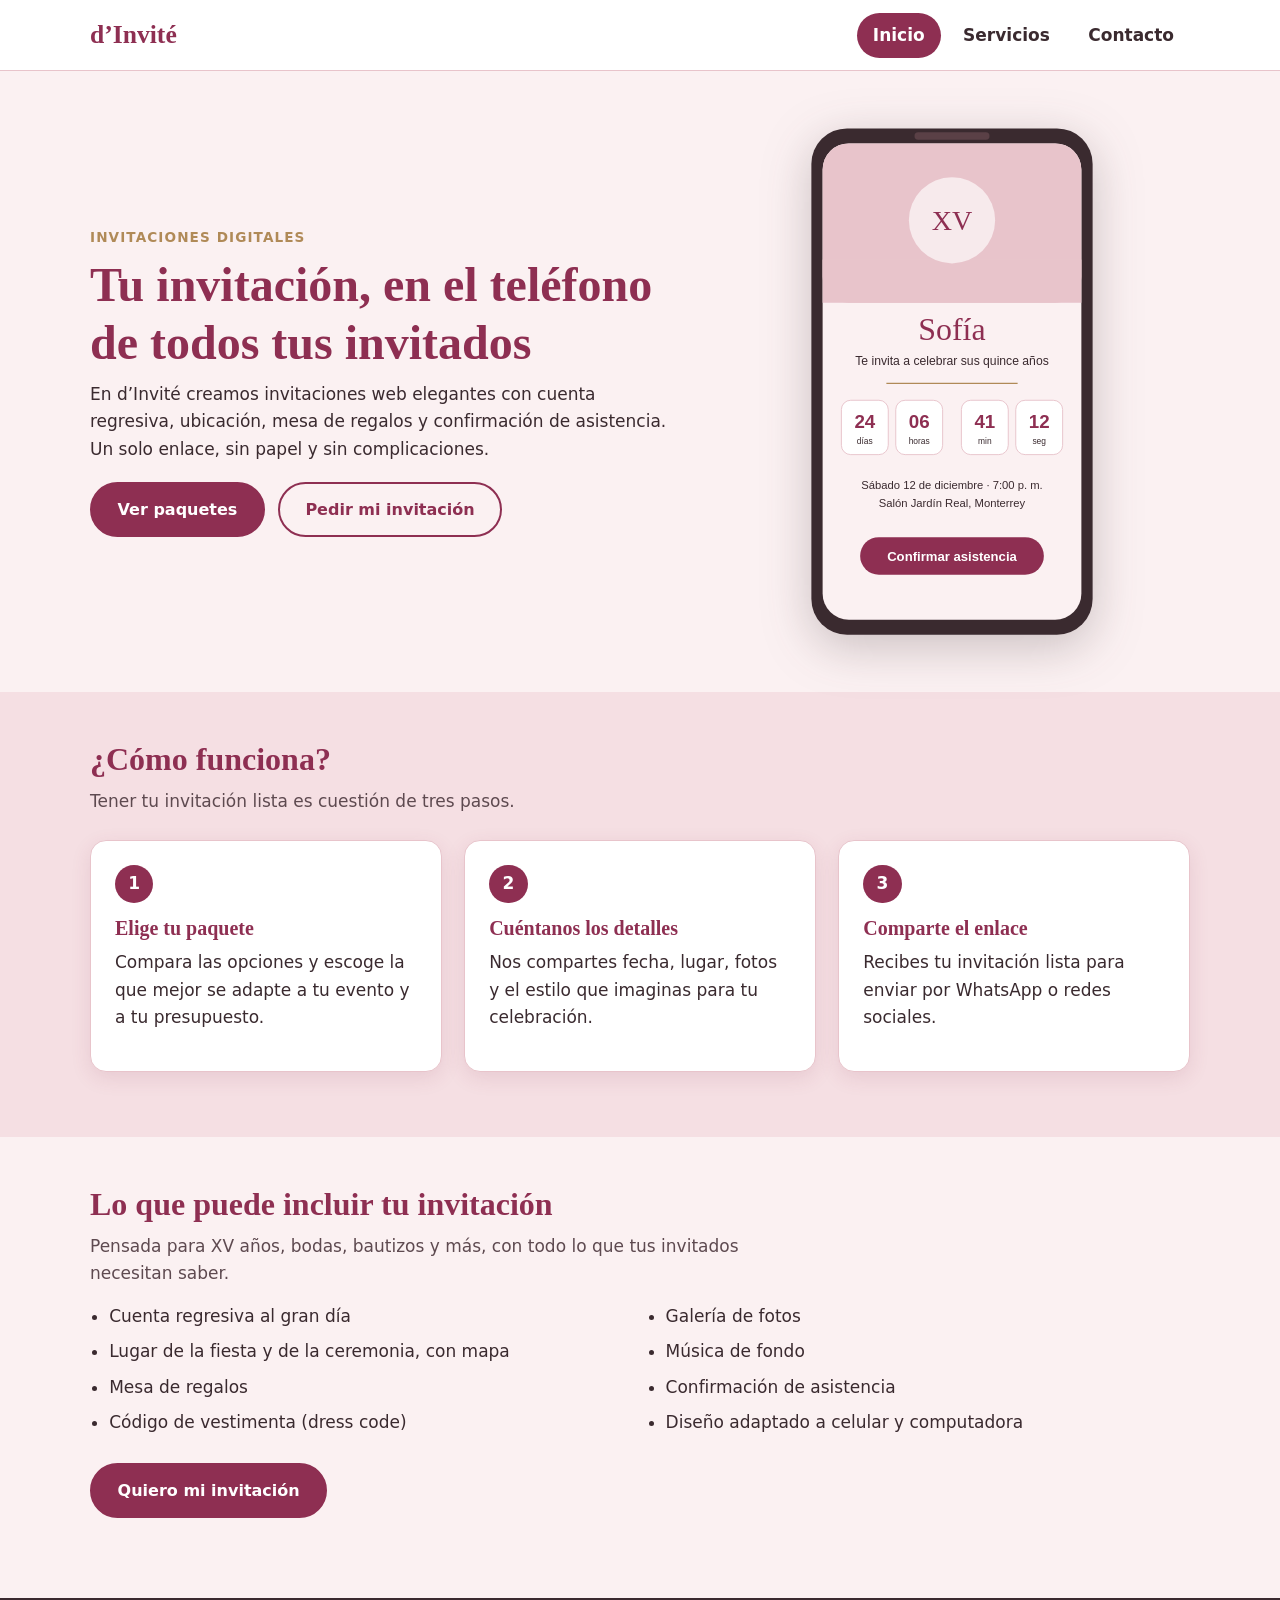
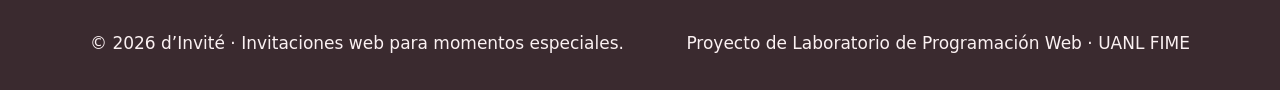
<file: index.html>
<!DOCTYPE html>
<html lang="es">
<head>
  <meta charset="utf-8">
  <meta name="viewport" content="width=device-width, initial-scale=1">
  <title>d’Invité | Invitaciones web para tus eventos</title>
  <meta name="description" content="d’Invité crea invitaciones digitales elegantes con cuenta regresiva, ubicación, mesa de regalos y confirmación de asistencia.">
  <meta name="theme-color" content="#8e2f52">
  <link rel="icon" href="assets/favicon.svg" type="image/svg+xml">
  <link rel="stylesheet" href="css/styles.css">
</head>
<body>
  <a class="skip-link" href="#contenido">Saltar al contenido principal</a>

  <header class="site-header">
    <div class="container">
      <a class="brand" href="index.html" aria-label="d’Invité, ir al inicio">d’Invité</a>
      <nav aria-label="Navegación principal">
        <ul class="nav-list">
          <li><a href="index.html" aria-current="page">Inicio</a></li>
          <li><a href="servicios.html">Servicios</a></li>
          <li><a href="contacto.html">Contacto</a></li>
        </ul>
      </nav>
    </div>
  </header>

  <main id="contenido">
    <section class="hero" aria-labelledby="titulo-hero">
      <div class="container">
        <div>
          <p class="hero-eyebrow">Invitaciones digitales</p>
          <h1 id="titulo-hero">Tu invitación, en el teléfono de todos tus invitados</h1>
          <p>En d’Invité creamos invitaciones web elegantes con cuenta regresiva, ubicación, mesa de regalos y confirmación de asistencia. Un solo enlace, sin papel y sin complicaciones.</p>
          <div class="actions">
            <a class="btn btn-primary" href="servicios.html">Ver paquetes</a>
            <a class="btn btn-outline" href="contacto.html">Pedir mi invitación</a>
          </div>
        </div>
        <img src="assets/hero-invitacion.svg" width="320" height="560" alt="Teléfono mostrando una invitación digital de XV años en tonos rosa, con cuenta regresiva y botón para confirmar asistencia.">
      </div>
    </section>

    <section class="section-alt" aria-labelledby="titulo-pasos">
      <div class="container">
        <h2 id="titulo-pasos">¿Cómo funciona?</h2>
        <p class="section-intro">Tener tu invitación lista es cuestión de tres pasos.</p>
        <ol class="cards">
          <li class="card">
            <span class="step" aria-hidden="true">1</span>
            <h3>Elige tu paquete</h3>
            <p>Compara las opciones y escoge la que mejor se adapte a tu evento y a tu presupuesto.</p>
          </li>
          <li class="card">
            <span class="step" aria-hidden="true">2</span>
            <h3>Cuéntanos los detalles</h3>
            <p>Nos compartes fecha, lugar, fotos y el estilo que imaginas para tu celebración.</p>
          </li>
          <li class="card">
            <span class="step" aria-hidden="true">3</span>
            <h3>Comparte el enlace</h3>
            <p>Recibes tu invitación lista para enviar por WhatsApp o redes sociales.</p>
          </li>
        </ol>
      </div>
    </section>

    <section aria-labelledby="titulo-incluye">
      <div class="container">
        <h2 id="titulo-incluye">Lo que puede incluir tu invitación</h2>
        <p class="section-intro">Pensada para XV años, bodas, bautizos y más, con todo lo que tus invitados necesitan saber.</p>
        <ul class="features">
          <li>Cuenta regresiva al gran día</li>
          <li>Lugar de la fiesta y de la ceremonia, con mapa</li>
          <li>Mesa de regalos</li>
          <li>Código de vestimenta (dress code)</li>
          <li>Galería de fotos</li>
          <li>Música de fondo</li>
          <li>Confirmación de asistencia</li>
          <li>Diseño adaptado a celular y computadora</li>
        </ul>
        <div class="actions">
          <a class="btn btn-primary" href="contacto.html">Quiero mi invitación</a>
        </div>
      </div>
    </section>
  </main>

  <footer class="site-footer">
    <div class="container">
      <p>© 2026 d’Invité · Invitaciones web para momentos especiales.</p>
      <p>Proyecto de Laboratorio de Programación Web · UANL FIME</p>
    </div>
  </footer>
</body>
</html>
</file>
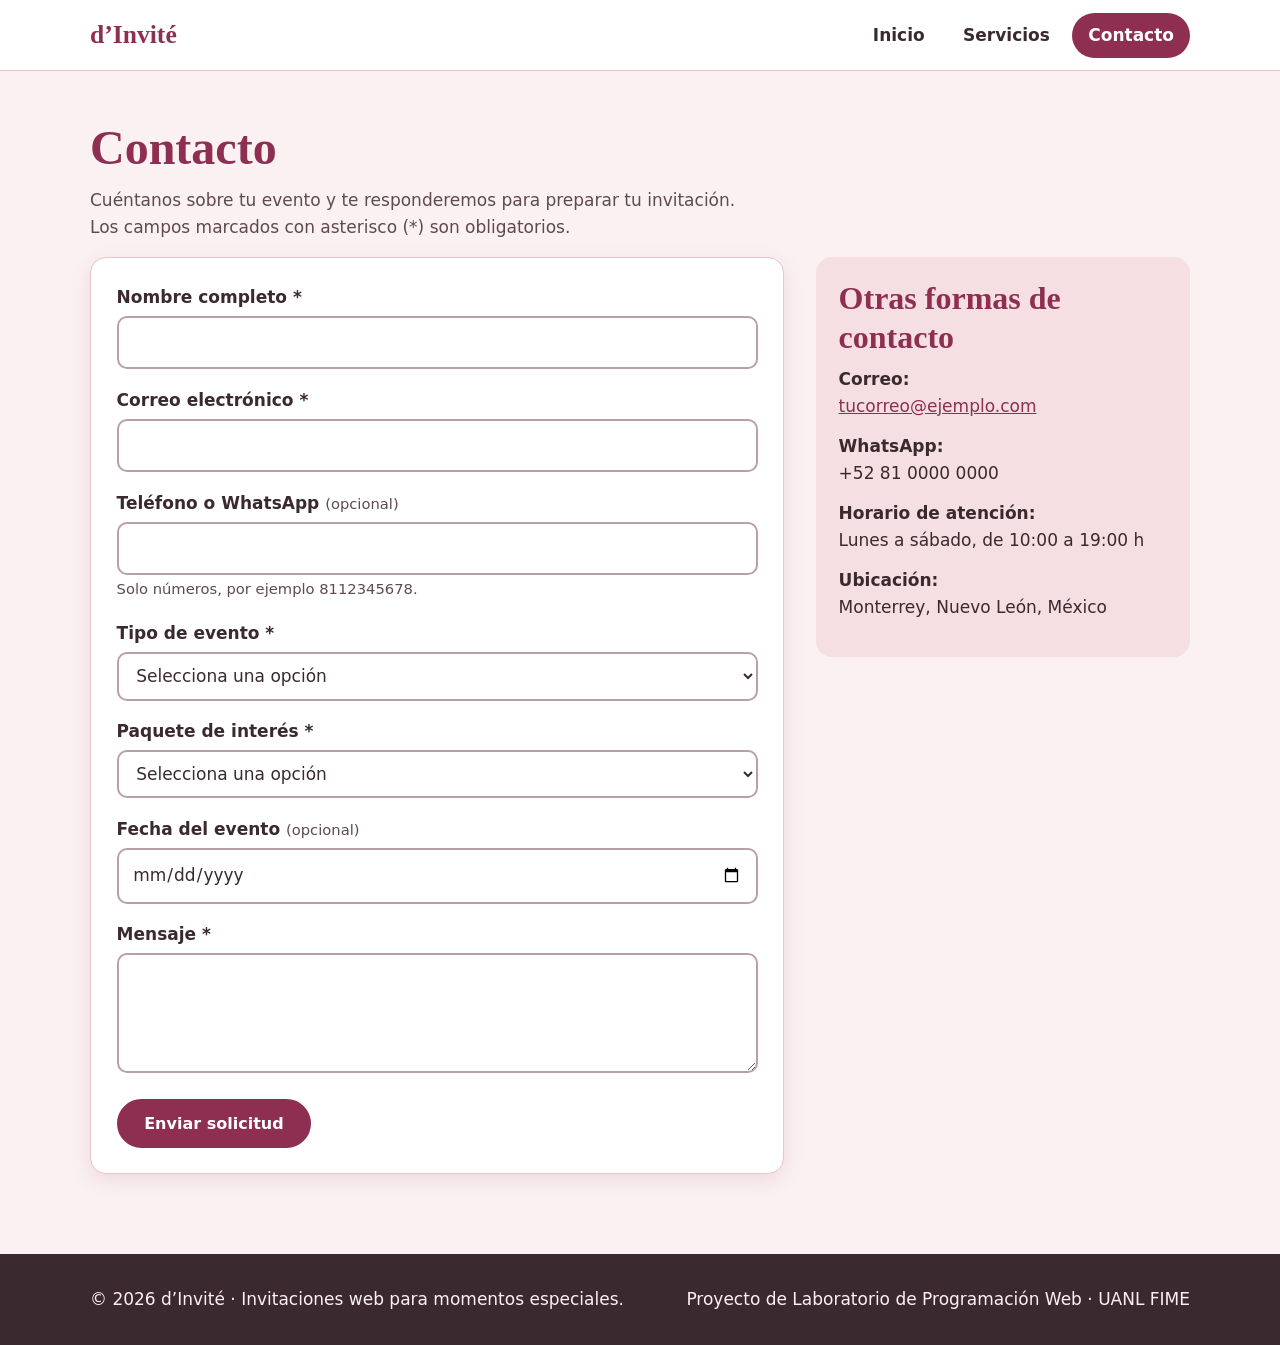
<file: contacto.html>
<!DOCTYPE html>
<html lang="es">
<head>
  <meta charset="utf-8">
  <meta name="viewport" content="width=device-width, initial-scale=1">
  <title>Contacto | d’Invité</title>
  <meta name="description" content="Solicita tu invitación web: cuéntanos sobre tu evento y elige el paquete de d’Invité que más te convenga.">
  <meta name="theme-color" content="#8e2f52">
  <link rel="icon" href="assets/favicon.svg" type="image/svg+xml">
  <link rel="stylesheet" href="css/styles.css">
</head>
<body>
  <a class="skip-link" href="#contenido">Saltar al contenido principal</a>

  <header class="site-header">
    <div class="container">
      <a class="brand" href="index.html" aria-label="d’Invité, ir al inicio">d’Invité</a>
      <nav aria-label="Navegación principal">
        <ul class="nav-list">
          <li><a href="index.html">Inicio</a></li>
          <li><a href="servicios.html">Servicios</a></li>
          <li><a href="contacto.html" aria-current="page">Contacto</a></li>
        </ul>
      </nav>
    </div>
  </header>

  <main id="contenido">
    <section aria-labelledby="titulo-contacto">
      <div class="container">
        <h1 id="titulo-contacto">Contacto</h1>
        <p class="section-intro">Cuéntanos sobre tu evento y te responderemos para preparar tu invitación. Los campos marcados con asterisco (*) son obligatorios.</p>

        <div class="contact-layout">
          <form action="mailto:tucorreo@ejemplo.com" method="post" enctype="text/plain">
            <div class="field">
              <label for="nombre">Nombre completo *</label>
              <input type="text" id="nombre" name="nombre" autocomplete="name" required>
            </div>
            <div class="field">
              <label for="correo">Correo electrónico *</label>
              <input type="email" id="correo" name="correo" autocomplete="email" required>
            </div>
            <div class="field">
              <label for="telefono">Teléfono o WhatsApp <span class="hint">(opcional)</span></label>
              <input type="tel" id="telefono" name="telefono" autocomplete="tel" aria-describedby="ayuda-tel">
              <span id="ayuda-tel" class="hint">Solo números, por ejemplo 8112345678.</span>
            </div>
            <div class="field">
              <label for="evento">Tipo de evento *</label>
              <select id="evento" name="evento" required>
                <option value="">Selecciona una opción</option>
                <option>XV años</option>
                <option>Boda</option>
                <option>Bautizo</option>
                <option>Cumpleaños</option>
                <option>Otro</option>
              </select>
            </div>
            <div class="field">
              <label for="paquete">Paquete de interés *</label>
              <select id="paquete" name="paquete" required>
                <option value="">Selecciona una opción</option>
                <option>Básico ($299)</option>
                <option>Completo ($549)</option>
                <option>Premium ($899)</option>
                <option>Aún no lo sé</option>
              </select>
            </div>
            <div class="field">
              <label for="fecha">Fecha del evento <span class="hint">(opcional)</span></label>
              <input type="date" id="fecha" name="fecha">
            </div>
            <div class="field">
              <label for="mensaje">Mensaje *</label>
              <textarea id="mensaje" name="mensaje" required></textarea>
            </div>
            <button class="btn btn-primary" type="submit">Enviar solicitud</button>
          </form>

          <aside class="aside-box" aria-labelledby="titulo-datos">
            <h2 id="titulo-datos">Otras formas de contacto</h2>
            <ul>
              <li><strong>Correo:</strong><br><a href="mailto:tucorreo@ejemplo.com">tucorreo@ejemplo.com</a></li>
              <li><strong>WhatsApp:</strong><br>+52 81 0000 0000</li>
              <li><strong>Horario de atención:</strong><br>Lunes a sábado, de 10:00 a 19:00 h</li>
              <li><strong>Ubicación:</strong><br>Monterrey, Nuevo León, México</li>
            </ul>
          </aside>
        </div>
      </div>
    </section>
  </main>

  <footer class="site-footer">
    <div class="container">
      <p>© 2026 d’Invité · Invitaciones web para momentos especiales.</p>
      <p>Proyecto de Laboratorio de Programación Web · UANL FIME</p>
    </div>
  </footer>
</body>
</html>
</file>
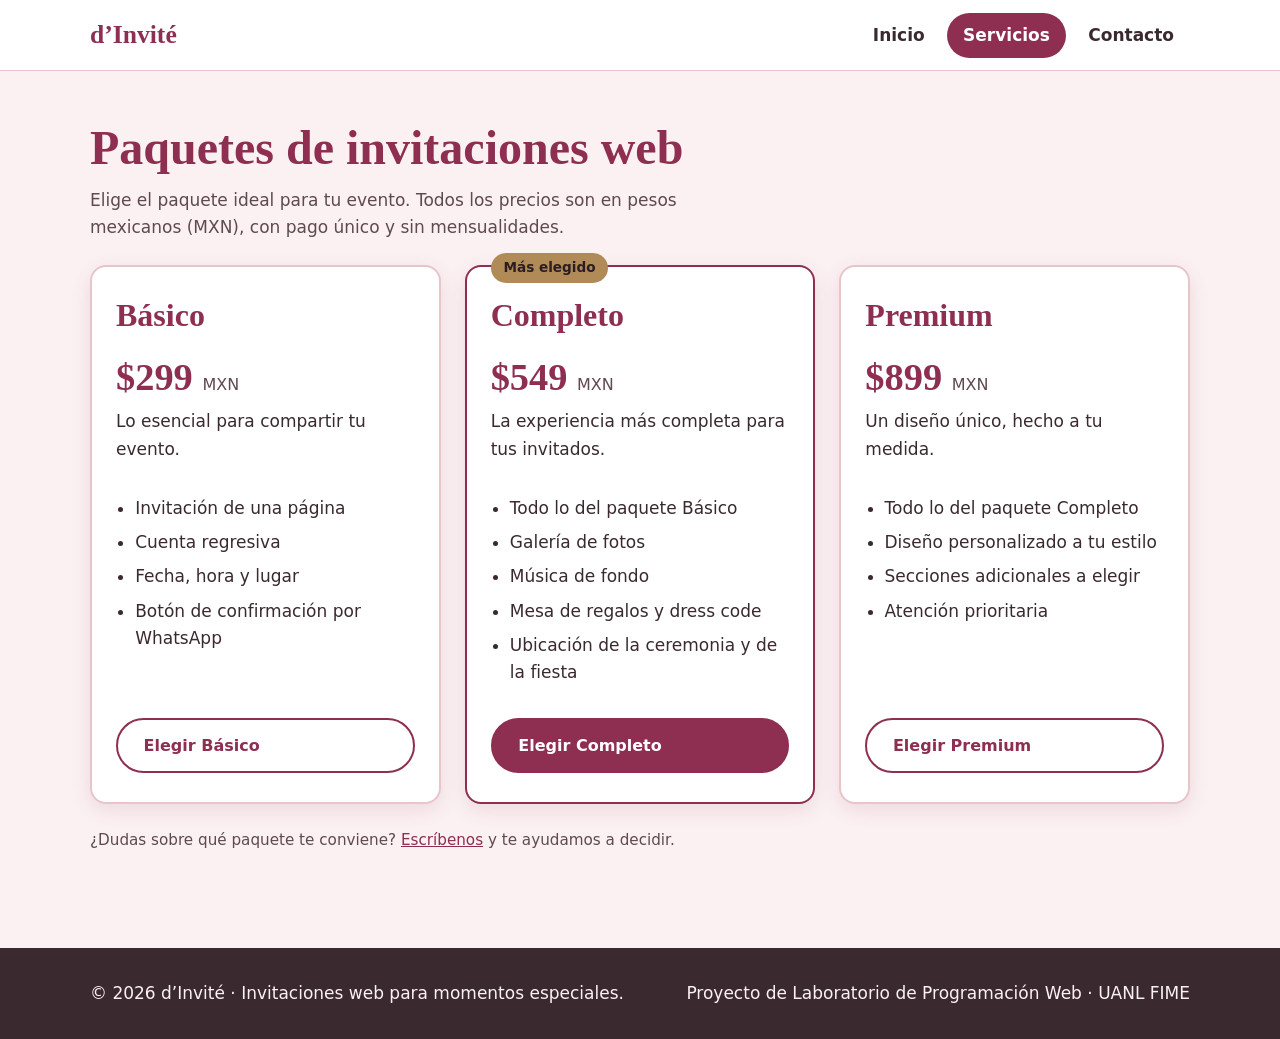
<file: servicios.html>
<!DOCTYPE html>
<html lang="es">
<head>
  <meta charset="utf-8">
  <meta name="viewport" content="width=device-width, initial-scale=1">
  <title>Servicios y paquetes | d’Invité</title>
  <meta name="description" content="Conoce los paquetes Básico, Completo y Premium de invitaciones web de d’Invité, con pago único y sin mensualidades.">
  <meta name="theme-color" content="#8e2f52">
  <link rel="icon" href="assets/favicon.svg" type="image/svg+xml">
  <link rel="stylesheet" href="css/styles.css">
</head>
<body>
  <a class="skip-link" href="#contenido">Saltar al contenido principal</a>

  <header class="site-header">
    <div class="container">
      <a class="brand" href="index.html" aria-label="d’Invité, ir al inicio">d’Invité</a>
      <nav aria-label="Navegación principal">
        <ul class="nav-list">
          <li><a href="index.html">Inicio</a></li>
          <li><a href="servicios.html" aria-current="page">Servicios</a></li>
          <li><a href="contacto.html">Contacto</a></li>
        </ul>
      </nav>
    </div>
  </header>

  <main id="contenido">
    <section aria-labelledby="titulo-servicios">
      <div class="container">
        <h1 id="titulo-servicios">Paquetes de invitaciones web</h1>
        <p class="section-intro">Elige el paquete ideal para tu evento. Todos los precios son en pesos mexicanos (MXN), con pago único y sin mensualidades.</p>

        <div class="pricing">
          <article class="package" aria-labelledby="pq-basico">
            <h2 id="pq-basico">Básico</h2>
            <p class="price">$299 <small>MXN</small></p>
            <p>Lo esencial para compartir tu evento.</p>
            <ul>
              <li>Invitación de una página</li>
              <li>Cuenta regresiva</li>
              <li>Fecha, hora y lugar</li>
              <li>Botón de confirmación por WhatsApp</li>
            </ul>
            <a class="btn btn-outline" href="contacto.html">Elegir Básico</a>
          </article>

          <article class="package featured" aria-labelledby="pq-completo">
            <span class="badge">Más elegido</span>
            <h2 id="pq-completo">Completo</h2>
            <p class="price">$549 <small>MXN</small></p>
            <p>La experiencia más completa para tus invitados.</p>
            <ul>
              <li>Todo lo del paquete Básico</li>
              <li>Galería de fotos</li>
              <li>Música de fondo</li>
              <li>Mesa de regalos y dress code</li>
              <li>Ubicación de la ceremonia y de la fiesta</li>
            </ul>
            <a class="btn btn-primary" href="contacto.html">Elegir Completo</a>
          </article>

          <article class="package" aria-labelledby="pq-premium">
            <h2 id="pq-premium">Premium</h2>
            <p class="price">$899 <small>MXN</small></p>
            <p>Un diseño único, hecho a tu medida.</p>
            <ul>
              <li>Todo lo del paquete Completo</li>
              <li>Diseño personalizado a tu estilo</li>
              <li>Secciones adicionales a elegir</li>
              <li>Atención prioritaria</li>
            </ul>
            <a class="btn btn-outline" href="contacto.html">Elegir Premium</a>
          </article>
        </div>

        <p class="note">¿Dudas sobre qué paquete te conviene? <a href="contacto.html">Escríbenos</a> y te ayudamos a decidir.</p>
      </div>
    </section>
  </main>

  <footer class="site-footer">
    <div class="container">
      <p>© 2026 d’Invité · Invitaciones web para momentos especiales.</p>
      <p>Proyecto de Laboratorio de Programación Web · UANL FIME</p>
    </div>
  </footer>
</body>
</html>
</file>
<file: css/styles.css>
/* d’Invité — Actividad 2, Laboratorio de Programación Web */
:root {
  --bg: #fbf1f2;
  --surface: #ffffff;
  --rose: #e8c4cb;
  --rose-soft: #f5dfe3;
  --deep: #8e2f52;      /* contraste 7:1 con blanco */
  --deep-dark: #6f2341;
  --text: #3a2a2f;      /* contraste alto sobre --bg */
  --muted: #5e4a50;
  --gold: #b08a57;
  --radius: 16px;
  --shadow: 0 6px 20px rgba(142, 47, 82, .12);
  --max: 1100px;
}
*, *::before, *::after { box-sizing: border-box; }
html { scroll-behavior: smooth; }
body {
  margin: 0;
  font-family: system-ui, -apple-system, "Segoe UI", Roboto, Arial, sans-serif;
  font-size: 1.0625rem;
  line-height: 1.6;
  color: var(--text);
  background: var(--bg);
}
img { max-width: 100%; height: auto; display: block; }
h1, h2, h3 { font-family: Georgia, "Times New Roman", serif; color: var(--deep); line-height: 1.2; margin: 0 0 .6rem; }
h1 { font-size: clamp(2rem, 5vw, 3rem); }
h2 { font-size: clamp(1.5rem, 3.5vw, 2rem); }
h3 { font-size: 1.25rem; }
p { margin: 0 0 1rem; }
a { color: var(--deep); }
a:hover { color: var(--deep-dark); }

/* Accesibilidad: foco visible y enlace para saltar al contenido */
:focus-visible { outline: 3px solid var(--gold); outline-offset: 3px; }
.skip-link {
  position: absolute; left: 1rem; top: -4rem; z-index: 100;
  background: var(--deep); color: #fff; padding: .6rem 1rem; border-radius: 8px;
}
.skip-link:focus { top: 1rem; }
.visually-hidden {
  position: absolute; width: 1px; height: 1px; overflow: hidden; clip: rect(0 0 0 0); white-space: nowrap;
}

.container { width: min(100% - 2rem, var(--max)); margin-inline: auto; }

/* Encabezado y navegación (Flexbox) */
.site-header { background: var(--surface); border-bottom: 1px solid var(--rose); position: sticky; top: 0; z-index: 50; }
.site-header .container { display: flex; align-items: center; justify-content: space-between; flex-wrap: wrap; gap: .75rem 1.5rem; padding-block: .8rem; }
.brand { font-family: Georgia, serif; font-size: 1.6rem; font-weight: 700; color: var(--deep); text-decoration: none; }
.nav-list { display: flex; flex-wrap: wrap; gap: .4rem; list-style: none; margin: 0; padding: 0; }
.nav-list a { display: block; padding: .55rem 1rem; border-radius: 999px; text-decoration: none; font-weight: 600; color: var(--text); }
.nav-list a:hover { background: var(--rose-soft); }
.nav-list a[aria-current="page"] { background: var(--deep); color: #fff; }

/* Botones */
.btn { display: inline-block; padding: .8rem 1.6rem; border-radius: 999px; font-weight: 700; text-decoration: none; border: 2px solid var(--deep); transition: background .2s, color .2s; cursor: pointer; font-size: 1rem; font-family: inherit; }
.btn-primary { background: var(--deep); color: #fff; }
.btn-primary:hover { background: var(--deep-dark); color: #fff; }
.btn-outline { background: transparent; color: var(--deep); }
.btn-outline:hover { background: var(--rose-soft); }
.actions { display: flex; flex-wrap: wrap; gap: .8rem; margin-top: 1.2rem; }

/* Secciones */
section { padding-block: 3rem; }
.section-alt { background: var(--rose-soft); }
.section-intro { max-width: 60ch; color: var(--muted); }

/* Hero (Grid) */
.hero .container { display: grid; grid-template-columns: 1.1fr .9fr; gap: 2.5rem; align-items: center; }
.hero-eyebrow { color: var(--gold); font-weight: 700; letter-spacing: .08em; text-transform: uppercase; font-size: .85rem; margin-bottom: .5rem; }
.hero img { width: min(100%, 300px); margin-inline: auto; filter: drop-shadow(0 12px 24px rgba(58, 42, 47, .25)); }

/* Tarjetas (Grid auto-adaptable) */
.cards { display: grid; grid-template-columns: repeat(auto-fit, minmax(240px, 1fr)); gap: 1.4rem; margin-top: 1.5rem; padding: 0; list-style: none; }
.card { background: var(--surface); border-radius: var(--radius); padding: 1.5rem; box-shadow: var(--shadow); border: 1px solid var(--rose); }
.card .step { display: inline-flex; align-items: center; justify-content: center; width: 2.4rem; height: 2.4rem; border-radius: 50%; background: var(--deep); color: #fff; font-weight: 700; margin-bottom: .8rem; }

/* Lista de características */
.features { columns: 2 260px; column-gap: 2rem; padding-left: 1.2rem; margin: 1rem 0 0; }
.features li { margin-bottom: .5rem; break-inside: avoid; }

/* Paquetes */
.pricing { display: grid; grid-template-columns: repeat(auto-fit, minmax(260px, 1fr)); gap: 1.5rem; margin-top: 1.5rem; align-items: stretch; }
.package { display: flex; flex-direction: column; background: var(--surface); border-radius: var(--radius); padding: 1.8rem 1.5rem; box-shadow: var(--shadow); border: 2px solid var(--rose); position: relative; }
.package.featured { border-color: var(--deep); }
.badge { position: absolute; top: -.85rem; left: 1.5rem; background: var(--gold); color: #2b1d21; font-weight: 700; font-size: .85rem; padding: .25rem .8rem; border-radius: 999px; }
.price { font-family: Georgia, serif; font-size: 2.4rem; color: var(--deep); font-weight: 700; margin: .2rem 0 0; }
.price small { font-size: 1rem; color: var(--muted); font-weight: 400; font-family: system-ui, sans-serif; }
.package ul { padding-left: 1.2rem; margin: 1rem 0 1.5rem; flex: 1; }
.package li { margin-bottom: .45rem; }
.note { font-size: .95rem; color: var(--muted); margin-top: 1.5rem; }

/* Formulario */
.contact-layout { display: grid; grid-template-columns: 1.3fr .7fr; gap: 2rem; align-items: start; }
form { background: var(--surface); border: 1px solid var(--rose); border-radius: var(--radius); padding: 1.6rem; box-shadow: var(--shadow); }
.field { margin-bottom: 1.1rem; }
label { display: block; font-weight: 700; margin-bottom: .3rem; }
.hint { font-weight: 400; color: var(--muted); font-size: .92rem; }
input, select, textarea { width: 100%; padding: .7rem .85rem; font: inherit; color: var(--text); background: #fff; border: 2px solid #b9a0a7; border-radius: 10px; }
input:focus, select:focus, textarea:focus { border-color: var(--deep); outline: 3px solid var(--gold); outline-offset: 1px; }
textarea { min-height: 7.5rem; resize: vertical; }
.aside-box { background: var(--rose-soft); border-radius: var(--radius); padding: 1.4rem; }
.aside-box ul { list-style: none; padding: 0; margin: 0; }
.aside-box li { margin-bottom: .8rem; }

/* Pie de página */
.site-footer { background: var(--text); color: #fbf1f2; padding-block: 2rem; margin-top: 2rem; }
.site-footer .container { display: flex; flex-wrap: wrap; justify-content: space-between; gap: 1rem; }
.site-footer a { color: #f5dfe3; }
.site-footer p { margin: 0; }

/* Responsivo: tablet y teléfono */
@media (max-width: 860px) {
  .hero .container, .contact-layout { grid-template-columns: 1fr; }
  .hero img { order: -1; width: min(70%, 240px); }
}
@media (max-width: 600px) {
  body { font-size: 1rem; }
  section { padding-block: 2rem; }
  .site-header { position: static; }
  .site-header .container { flex-direction: column; align-items: stretch; text-align: center; }
  .nav-list { justify-content: center; }
  .nav-list a { padding: .6rem .9rem; }
  .actions .btn { width: 100%; text-align: center; }
  .features { columns: 1; }
  .site-footer .container { flex-direction: column; text-align: center; }
}
@media (prefers-reduced-motion: reduce) {
  html { scroll-behavior: auto; }
  .btn { transition: none; }
}
</file>
